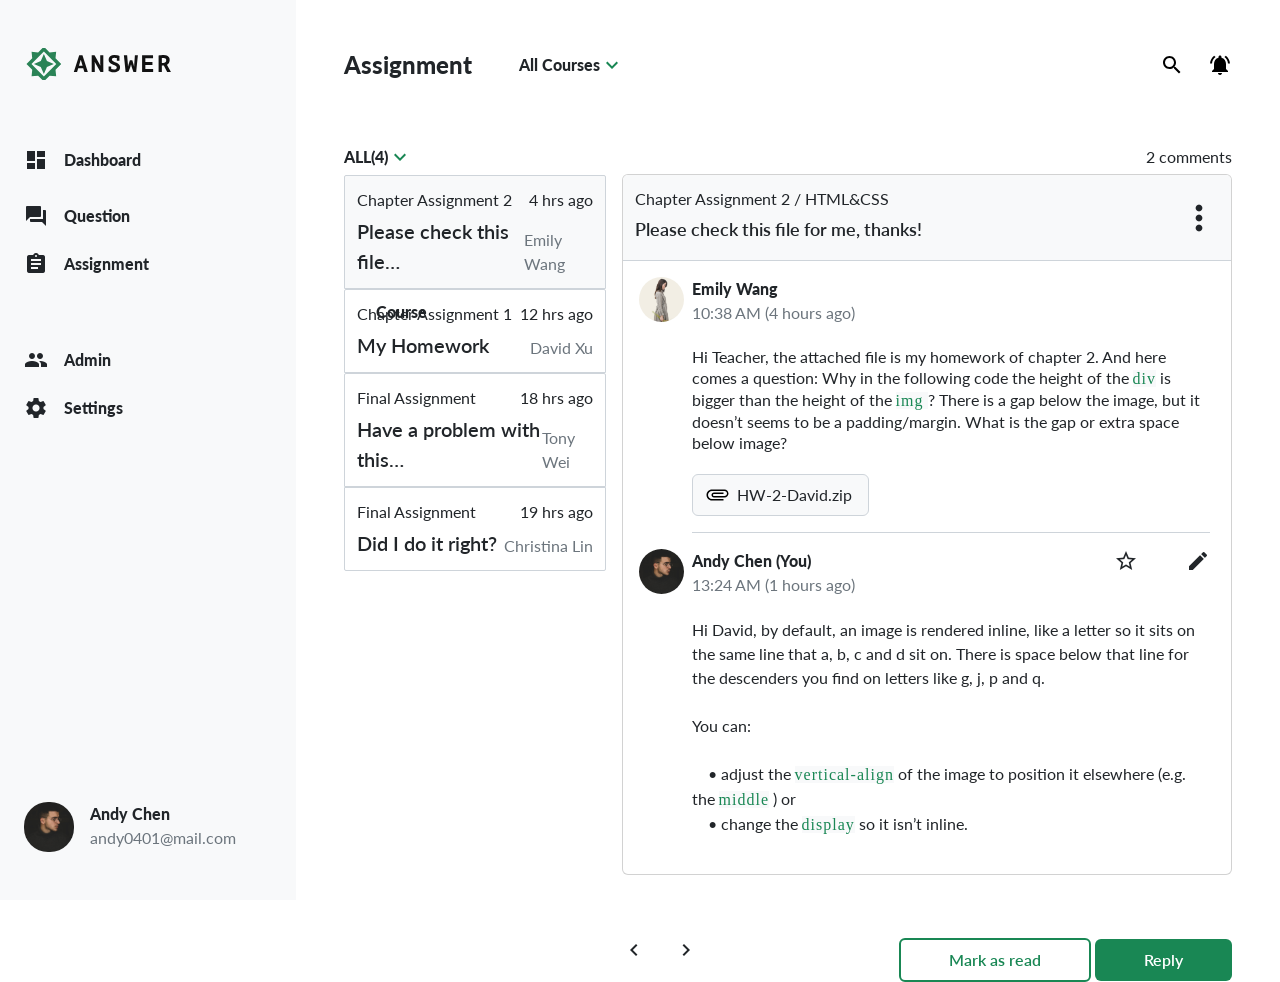
<file: assignment.html>
<!DOCTYPE html>
<html lang="en">

<head>
  <meta charset="UTF-8">
  <meta name="viewport" content="width=device-width, initial-scale=1.0">
  <meta http-equiv="X-UA-Compatible" content="ie=edge">
  <title>
    assignment
  </title>
  <!-- bootstrap -->
  <link href="https://cdn.jsdelivr.net/npm/bootstrap@5.0.0/dist/css/bootstrap.min.css" rel="stylesheet"
    integrity="sha384-wEmeIV1mKuiNpC+IOBjI7aAzPcEZeedi5yW5f2yOq55WWLwNGmvvx4Um1vskeMj0" crossorigin="anonymous">
  <!-- 自己寫的css -->
  <link rel="stylesheet" href="./assets/style/all.css">
  <!-- google-fonts -->
  <link rel="preconnect" href="https://fonts.googleapis.com">
  <link rel="preconnect" href="https://fonts.gstatic.com" crossorigin>
  <link
    href="https://fonts.googleapis.com/css2?family=Lato:ital,wght@0,100;0,300;0,400;0,700;0,900;1,100;1,300;1,400;1,700;1,900&display=swap"
    rel="stylesheet">
    <!-- google icon -->
    <link href="https://fonts.googleapis.com/icon?family=Material+Icons"
      rel="stylesheet">
</head>

<body>
  <div class="answer-all d-flex flex-row">
    <header class="header py-5 d-flex flex-column justify-content-between vh-100">
      <div class="header-top">
        <h1 class="logo ms-4 mb-5">
          <a href="#">ANSWER</a>
        </h1>
        <ul class="nav d-flex flex-column">
          <li>
            <a href="#" class="d-flex ps-4 nav-link">
              <!-- <img src="./assets/images/dashboard_black_24dp.svg" alt="Dashboard"> -->
              <span class="material-icons">
                dashboard
                </span>
              <p class="ps-3 form-suntitle">Dashboard</p>
            </a>
          </li>
          <li>
            <a href="#" class="d-flex ps-4">
              <!-- <img src="./assets/images/question_answer_black_24dp.svg" alt="Question"> -->
              <span class="material-icons">
                question_answer
                </span>                
              <p class="ps-3">Question</p>
            </a>
          </li>
          <li>
            <a href="./assignment.html" class="d-flex ps-4">
              <!-- <img src="./assets/images/assignment_black_24dp.svg" alt="Assignment"> -->
              <span class="material-icons">
                assignment
                </span>
              <p class="ps-3">Assignment</p>
            </a>
          </li>
          <li>
            <a href="#" class="d-flex ps-4">
              <!-- <img src="./assets/images/course_black_24dp.svg" alt="Course"> -->
              <span class="material-icons">
                switch_account
                </span>
              <p class="ps-3">Course</p>
            </a>
          </li>
          <li>
            <a href="./index.html" class="d-flex ps-4">
              <!-- <img src="./assets/images/admin_black_24dp.svg" alt="Admin"> -->
              <span class="material-icons">
                group
                </span>
              <p class="ps-3">Admin</p>
            </a>
          </li>
          <li>
            <a href="#" class="d-flex ps-4">
              <!-- <img src="./assets/images/settings_black_24dp.svg" alt="Settings"> -->
              <!-- <i class="fas fa-cog"></i> -->
              <span class="material-icons">settings</span>
              <p class="ps-3">Settings</p>
            </a>
          </li>
        </ul>      
      </div>
      <div class="header-bottom d-flex ps-4">
        <img src="./assets/images/andychen.jpeg" alt="andychen">
        <div class="header-information d-flex flex-column ps-3">
          <h3>Andy Chen</h3>
          <p>andy0401@mail.com</p>
        </div>
      </div>
    </header>


    <div class="main">
      
<div class="answer-header d-flex justify-content-between p-5">
    <div class="answer-left d-flex align-items-center">
        <h2>Assignment</h2>
        <a href="#" class="d-flex">
            <h3>All Courses</h3><img class="me-1" src="./assets/images/expand_more_green_24dp.svg" alt="expand">
        </a>

    </div>
    <div class="answer-right d-flex align-items-center">
        <img class="me-4" src="./assets/images/search_black_24dp.svg" alt="search">
        <img src="./assets/images/bell_black_24dp.svg" alt="bell">
    </div>
</div>

<div class="assignment-content d-flex px-5 pt-3">
    <div class="assignment-left me-3">

        <!-- all部分 -->
        <h3 class="d-flex">ALL(4)<img src="./assets/images/expand_more_green_24dp.svg" alt="expand"></h3>
        </p>
        <ul class="chapter-inner">
            <li>
                <div class="chapter-litop d-flex justify-content-between">
                    <p>Chapter Assignment 2</p>
                    <p>4 hrs ago</p>
                </div>
                <div class="chapter-libottom d-flex justify-content-between">
                    <p class="pt-1">Please check this file…</p>
                    <p class="d-flex align-items-end">Emily Wang</p>
                </div>
            </li>
            <li>
                <div class="chapter-litop d-flex justify-content-between">
                    <p>Chapter Assignment 1</p>
                    <p>12 hrs ago</p>
                </div>
                <div class="chapter-libottom d-flex justify-content-between">
                    <p class="pt-1">My Homework</p>
                    <p class="d-flex align-items-end">David Xu</p>
                </div>
            </li>
            <li>
                <div class="chapter-litop d-flex justify-content-between">
                    <p>Final Assignment</p>
                    <p>18 hrs ago</p>
                </div>
                <div class="chapter-libottom d-flex justify-content-between">
                    <p class="pt-1">Have a problem with this…</p>
                    <p class="d-flex align-items-end">Tony Wei</p>
                </div>
            </li>
            <li>
                <div class="chapter-litop d-flex justify-content-between">
                    <p>Final Assignment</p>
                    <p>19 hrs ago</p>
                </div>
                <div class="chapter-libottom d-flex justify-content-between">
                    <p class="pt-1">Did I do it right?</p>
                    <p class="d-flex align-items-end">Christina Lin</p>
                </div>
            </li>
        </ul>

    </div>
    <!-- 留言板內容 -->
    <div class="assignment-right">
        <p class="text-end">2 comments</p>
        <div class="card">
            <div class="card-header d-flex justify-content-between">
                <div class="cardhead-left">
                    <p>Chapter Assignment 2 / HTML&CSS</p>
                    <p>Please check this file for me, thanks!</p>
                </div>
                <span class="material-icons d-flex align-items-center">
                    more_vert
                </span>
            </div>
            <div class="card-body">
                <div class="card-content card-contenttop d-flex">
                    <img class="me-2" src="./assets/images/emilywang.jpeg" alt="emilywang">
                    <div class="card-text">
                        <h3>Emily Wang</h3>
                        <p class="p-grey">10:38 AM (4 hours ago)</p>
                        <p class="py-3">Hi Teacher, the attached file is my homework of chapter 2. And here comes a
                            question: Why in the following code the height of the <span>div</span> is bigger than the
                            height of the <span>img </span> ? There is a gap below the image, but it doesn’t seems to be
                            a padding/margin. What is the gap or extra space below image?</p>
                        <a href="#" download="HW-2-David.zip">
                            <button type="button" class="btn d-flex py-2 pe-3 mb-3">
                                <img class="me-2" src="./assets/images/attachment_black_24dp.svg" alt="arrachment">
                                HW-2-David.zip
                            </button>
                        </a>

                    </div>
                </div>
                <div class="card-content card-contentbottom d-flex mt-3">
                    <img class="me-2" src="./assets/images/andychen.jpeg" alt="andychen">
                    <div class="card-text">
                        <div class="card-text-top d-flex justify-content-between">
                            <div class="cardtext-left">
                                <h3>Andy Chen (You)</h3>
                                <p class="p-grey">13:24 AM (1 hours ago)</p>
                            </div>
                            <div class="cardtext-right d-flex">
                                <span class="material-icons me-5">
                                    star_border
                                </span>
                                <span class="material-icons">
                                    edit
                                </span>
                            </div>
                        </div>

                        <p class="py-3">Hi David, by default, an image is rendered inline, like a letter so it sits on
                            the same line that a, b, c and d sit on. There is space below that line for the descenders
                            you find on letters like g, j, p and q. <br><br>
                            You can:
                            <br><br>
                            &nbsp;&nbsp;&nbsp;&nbsp;• adjust the <span>vertical-align</span> of the image to position it
                            elsewhere (e.g. the
                            <span>middle</span> ) or 　<br>
                            &nbsp;&nbsp;&nbsp;&nbsp;• change the <span>display</span> so it isn’t inline.
                        </p>

                    </div>
                </div>
            </div>
        </div>
        <div class="cardfooter d-flex justify-content-between">
            <div class="cardarrow">
                <span class="material-icons me-4">
                    chevron_left
                </span>
                <span class="material-icons">
                    chevron_right
                </span>
            </div>
            <div class="card-button">
                <a href="#"><button type="button" class="btn btn-outline px-5 py-2">Mark as read</button></a>
                <a href="#"><button type="button" class="btn btn-fill px-5 py-2">Reply</button></a>
            </div>
        </div>
    </div>
</div>
    </div>

  </div>


  


  <script src="./assets/js/vendors.js"></script>
  <script src="https://cdn.jsdelivr.net/npm/bootstrap@5.0.0/dist/js/bootstrap.bundle.min.js"
    integrity="sha384-p34f1UUtsS3wqzfto5wAAmdvj+osOnFyQFpp4Ua3gs/ZVWx6oOypYoCJhGGScy+8"
    crossorigin="anonymous"></script>
  <script src="./assets/js/all.js"></script>
</body>

</html>
</file>
<file: assets/style/all.css>
/* http://meyerweb.com/eric/tools/css/reset/ 
   v2.0 | 20110126
   License: none (public domain)
*/
html, body, div, span, applet, object, iframe,
h1, h2, h3, h4, h5, h6, p, blockquote, pre,
a, abbr, acronym, address, big, cite, code,
del, dfn, em, img, ins, kbd, q, s, samp,
small, strike, strong, sub, sup, tt, var,
b, u, i, center,
dl, dt, dd, ol, ul, li,
fieldset, form, label, legend,
table, caption, tbody, tfoot, thead, tr, th, td,
article, aside, canvas, details, embed,
figure, figcaption, footer, header, hgroup,
menu, nav, output, ruby, section, summary,
time, mark, audio, video {
  margin: 0;
  padding: 0;
  border: 0;
  font-size: 100%;
  font: inherit;
  vertical-align: baseline; }

/* HTML5 display-role reset for older browsers */
article, aside, details, figcaption, figure,
footer, header, hgroup, menu, nav, section {
  display: block; }

body {
  line-height: 1; }

ol, ul {
  list-style: none; }

blockquote, q {
  quotes: none; }

blockquote:before, blockquote:after,
q:before, q:after {
  content: '';
  content: none; }

table {
  border-collapse: collapse;
  border-spacing: 0; }

body {
  font-family: 'Lato', sans-serif;
  line-height: 1.5;
  -webkit-box-sizing: border-box;
          box-sizing: border-box; }

img {
  display: block;
  max-width: 100%;
  height: auto;
  -o-object-fit: cover;
     object-fit: cover; }

a {
  text-decoration: none; }

.answer-header h2 {
  margin-right: 47px; }

.answer-header a {
  color: #212529; }
  .answer-header a:hover {
    color: #198754; }
  .answer-header a img {
    width: 24px;
    height: 24px; }

.answer-header .answer-right img {
  width: 24px;
  height: 24px; }

h1 {
  text-indent: 101%;
  white-space: nowrap;
  overflow: hidden; }

h2 {
  font-size: 24px;
  line-height: 33px;
  font-weight: 900; }

h3 {
  font-size: 16px;
  font-weight: 900; }

.answer-all .header {
  width: 296px;
  background-color: #F8F9FA; }
  .answer-all .header .logo {
    background-image: url(../images/logo-ANSWER.svg);
    background-size: cover;
    background-position: center;
    width: 150px;
    height: 32px; }
  .answer-all .header .nav li {
    padding: 12px 0; }
    .answer-all .header .nav li a {
      color: #212529;
      font-weight: 900;
      position: relative; }
      .answer-all .header .nav li a:hover {
        color: #198754;
        border-left: 4px solid #198754; }
      .answer-all .header .nav li a i {
        width: 24px;
        height: 24px; }
  .answer-all .header .header-bottom img {
    width: 50px;
    height: 50px;
    border-radius: 24px; }
  .answer-all .header .header-bottom p {
    color: #6C757D; }

.main {
  width: 83%; }

.addnewadmin-modal .modal-header {
  border-bottom: 0; }

.addnewadmin-modal p {
  font-weight: 900;
  font-size: 20px; }

.addnewadmin-modal .modal-body {
  padding: 1rem 1rem 0.5rem 1rem; }
  .addnewadmin-modal .modal-body input {
    height: 51px; }
  .addnewadmin-modal .modal-body .form-control {
    border-radius: 0;
    border: 1.5px solid #212529; }

.addnewadmin-modal .modal-middle {
  border-top: 1px solid #dee2e6; }
  .addnewadmin-modal .modal-middle p:first-child {
    margin-bottom: 1px; }
  .addnewadmin-modal .modal-middle .unverified-text {
    font-size: 16px;
    line-height: 33px; }
    .addnewadmin-modal .modal-middle .unverified-text img {
      width: 22px;
      height: 19px; }
  .addnewadmin-modal .modal-middle form {
    position: relative;
    top: -8px; }
    .addnewadmin-modal .modal-middle form input {
      height: 51px;
      width: 93%;
      color: #198754;
      font-weight: 600; }

.addnewadmin-modal .modal-bottom {
  border-top: 1px solid #dee2e6;
  border-bottom: 1px solid #dee2e6; }
  .addnewadmin-modal .modal-bottom select {
    height: 51px;
    width: 93%;
    border: 1px solid #212529; }

.addnewadmin-modal .modal-checkbox input {
  border: 2px solid black; }

.addnewadmin-modal .modal-footer {
  border-top: 0;
  margin-top: 38px; }
  .addnewadmin-modal .modal-footer .btn-outline {
    border: 2px solid #198754;
    color: #198754;
    font-weight: 600; }
    .addnewadmin-modal .modal-footer .btn-outline:hover {
      background-color: #198754;
      color: white; }
  .addnewadmin-modal .modal-footer .btn-fill {
    background-color: #198754;
    color: #fff;
    font-weight: 600; }
    .addnewadmin-modal .modal-footer .btn-fill:hover {
      border: 2px solid #198754;
      color: #198754;
      background-color: #fff; }

.edit-modal .modal-body .form-control {
  border: 0; }

.edit-modal .modal-body input {
  background-color: #F8F9FA; }

.edit-modal .modal-middle p:last-child {
  font-size: 16px;
  font-weight: 400;
  padding-right: 20px; }

.edit-modal .modal-middle span {
  color: #198754; }

.edit-modal .modal-middle input {
  height: 51px;
  width: 93%;
  color: #CED4DA;
  background-color: #fff;
  position: relative;
  top: -8px; }

.edit-modal .modal-checkbox {
  border-bottom: 1px solid #dee2e6; }

.edit-modal .modal-deactivate .deacivate-cannot {
  margin-bottom: 18px; }
  .edit-modal .modal-deactivate .deacivate-cannot p {
    font-size: 16px;
    font-weight: 500;
    line-height: 33px; }
  .edit-modal .modal-deactivate .deacivate-cannot img {
    width: 22px;
    height: 19px; }

.edit-modal .modal-deactivate input {
  width: 93%;
  height: 51px;
  border: 2px solid #DC3545;
  font-weight: 600;
  background-color: #fff; }

.edit-modal .modal-footer .btn-outline {
  border-color: #CED4DA; }

.admin-list {
  color: #212529; }
  .admin-list table th {
    font-weight: 900; }
    .admin-list table th img {
      width: 18px;
      height: 18px; }
  .admin-list table tr {
    border-color: #CED4DA; }
    .admin-list table tr td {
      padding: 12px 0; }
      .admin-list table tr td a {
        color: #212529; }
        .admin-list table tr td a:hover {
          color: #198754; }
    .admin-list table tr .eye-modal .modal-content .modal-header {
      width: 141px;
      height: 141px;
      margin: 2rem 1.5rem 2rem 2rem;
      padding: 0; }
      .admin-list table tr .eye-modal .modal-content .modal-header img {
        width: 141px !important;
        height: 141px !important; }
    .admin-list table tr .eye-modal .modal-content .eyemodal-inner {
      padding: 0;
      margin: 2rem 2rem 2rem 0; }
      .admin-list table tr .eye-modal .modal-content .eyemodal-inner .p-fw-600 {
        font-weight: 600; }
      .admin-list table tr .eye-modal .modal-content .eyemodal-inner .p-grey {
        color: #6C757D; }
      .admin-list table tr .eye-modal .modal-content .eyemodal-inner .modalbody-bottom a span {
        font-size: 24px; }
      .admin-list table tr .eye-modal .modal-content .eyemodal-inner .modalbody-bottom a .expand_more {
        display: none; }
      .admin-list table tr .eye-modal .modal-content .eyemodal-inner .modalbody-bottom a .expand_less {
        display: inline-block; }
      .admin-list table tr .eye-modal .modal-content .eyemodal-inner .collapsed .expand_more {
        display: inline-block; }
      .admin-list table tr .eye-modal .modal-content .eyemodal-inner .collapsed .expand_less {
        display: none; }
      .admin-list table tr .eye-modal .modal-content .eyemodal-inner .coll-verifiedbtn .btn {
        border-radius: 0;
        padding: 0 0; }
  .admin-list nav {
    margin-top: 128px; }
    .admin-list nav .pagination {
      border: 1px solid #198754; }
      .admin-list nav .pagination .active .page-link {
        background-color: #198754;
        color: #fff; }
      .admin-list nav .pagination .page-link {
        color: #212529; }

.assignment-content .assignment-left {
  width: 30%; }
  .assignment-content .assignment-left h3 {
    margin-bottom: 6px; }
  .assignment-content .assignment-left img {
    width: 24px;
    height: 24px; }
  .assignment-content .assignment-left .chapter-inner li {
    padding: 12px;
    border: 1px solid #CED4DA;
    border-radius: 2px 2px 0 0; }
    .assignment-content .assignment-left .chapter-inner li:first-child {
      background-color: #F8F9FA; }
    .assignment-content .assignment-left .chapter-inner li:last-child {
      border-radius: 0 0 2px 2px; }
    .assignment-content .assignment-left .chapter-inner li .chapter-libottom p:first-child {
      font-size: 20px;
      font-weight: 600; }
    .assignment-content .assignment-left .chapter-inner li .chapter-libottom p:nth-child(2) {
      color: #6C757D; }

.assignment-content .assignment-right {
  width: 70%; }
  .assignment-content .assignment-right p {
    margin-bottom: 5px; }
  .assignment-content .assignment-right .p-grey {
    color: #6C757D; }
  .assignment-content .assignment-right .card-header {
    background-color: #F8F9FA;
    border-color: #CED4DA;
    padding: 12px; }
    .assignment-content .assignment-right .card-header .cardhead-left p:last-child {
      font-size: 18px;
      font-weight: 600; }
    .assignment-content .assignment-right .card-header .material-icons {
      font-size: 40px; }
  .assignment-content .assignment-right .card-body .card-content img {
    width: 45px;
    height: 45px;
    border-radius: 50%; }
  .assignment-content .assignment-right .card-body .card-content .card-text {
    width: 90%;
    border-bottom: 1px solid #CED4DA; }
    .assignment-content .assignment-right .card-body .card-content .card-text p:nth-child(3) {
      line-height: 21px; }
      .assignment-content .assignment-right .card-body .card-content .card-text p:nth-child(3) span {
        color: #198754;
        font-family: Roboto;
        background-color: #F8F9FA;
        font-weight: 500;
        letter-spacing: 1px; }
    .assignment-content .assignment-right .card-body .card-content .card-text .btn {
      background-color: #F8F9FA;
      border: 1px solid #CED4DA;
      padding-left: 12px; }
      .assignment-content .assignment-right .card-body .card-content .card-text .btn:hover {
        background-color: #CED4DA; }
      .assignment-content .assignment-right .card-body .card-content .card-text .btn img {
        width: 24px;
        height: 24px; }
  .assignment-content .assignment-right .card-body .card-contentbottom p:first-child {
    color: red; }
  .assignment-content .assignment-right .card-body .card-contentbottom .card-text {
    border-bottom: 0; }
    .assignment-content .assignment-right .card-body .card-contentbottom .card-text .cardtext-right .material-icons {
      width: 24px;
      height: 24px; }
    .assignment-content .assignment-right .card-body .card-contentbottom .card-text p span {
      color: #198754;
      font-family: Roboto;
      background-color: #F8F9FA;
      font-weight: 500;
      letter-spacing: 1px; }
  .assignment-content .assignment-right .cardfooter {
    margin-top: 63px; }
    .assignment-content .assignment-right .cardfooter .btn-outline {
      border: 2px solid #198754;
      color: #198754;
      font-weight: 600; }
      .assignment-content .assignment-right .cardfooter .btn-outline:hover {
        background-color: #198754;
        color: white; }
    .assignment-content .assignment-right .cardfooter .btn-fill {
      background-color: #198754;
      color: #fff;
      font-weight: 600; }
      .assignment-content .assignment-right .cardfooter .btn-fill:hover {
        border: 2px solid #198754;
        color: #198754;
        background-color: #fff; }

/*# sourceMappingURL=all.css.map */
</file>
